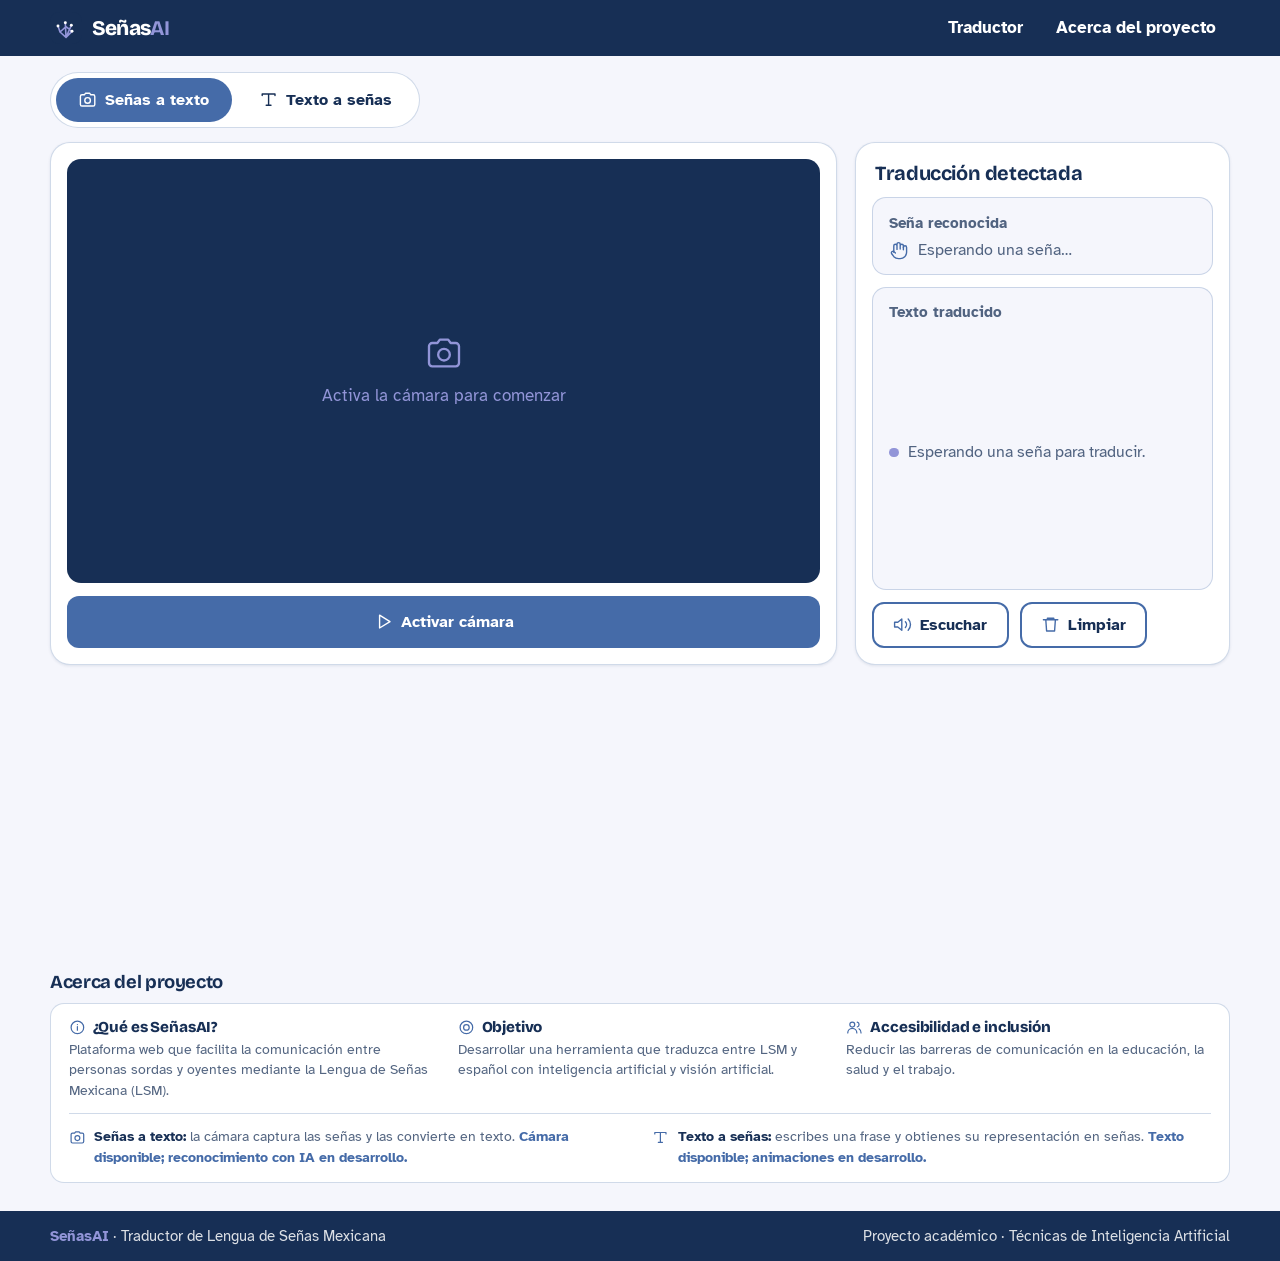
<file: index.html>
<!DOCTYPE html>
<html lang="es">
<head>
<meta charset="UTF-8">
<meta name="viewport" content="width=device-width, initial-scale=1">
<title>SeñasAI · Traductor de Lengua de Señas Mexicana (LSM)</title>
<meta name="description" content="Traductor de Lengua de Señas Mexicana: señas a texto con la cámara y texto a señas.">
<link rel="icon" href="assets/img/logo.svg" type="image/svg+xml">
<link rel="preconnect" href="https://fonts.googleapis.com">
<link rel="preconnect" href="https://fonts.gstatic.com" crossorigin>
<link href="https://fonts.googleapis.com/css2?family=Atkinson+Hyperlegible:wght@400;700&family=Bricolage+Grotesque:opsz,wght@12..96,600;12..96,800&display=swap" rel="stylesheet">
<link rel="stylesheet" href="css/estilos.css?v=5">
</head>
<body>
<svg width="0" height="0" style="position:absolute" aria-hidden="true"><defs>
<symbol id="i-cam" viewBox="0 0 24 24"><path d="M14.5 4h-5L8 6H5a2 2 0 0 0-2 2v10a2 2 0 0 0 2 2h14a2 2 0 0 0 2-2V8a2 2 0 0 0-2-2h-3z"/><circle cx="12" cy="13" r="3.5"/></symbol>
<symbol id="i-type" viewBox="0 0 24 24"><path d="M4 7V5h16v2M9 19h6M12 5v14"/></symbol>
<symbol id="i-hand" viewBox="0 0 24 24"><path d="M18 11V6a2 2 0 0 0-4 0M14 10V4a2 2 0 0 0-4 0v2M10 10.5V6a2 2 0 0 0-4 0v8"/><path d="M18 8a2 2 0 1 1 4 0v6a8 8 0 0 1-8 8h-2c-2.8 0-4.5-.9-5.9-2.4L3.4 16a2 2 0 0 1 3.2-2.4L8 15"/></symbol>
<symbol id="i-vol" viewBox="0 0 24 24"><path d="M11 5 6 9H2v6h4l5 4zM15.5 8.5a5 5 0 0 1 0 7M19 5a10 10 0 0 1 0 14"/></symbol>
<symbol id="i-trash" viewBox="0 0 24 24"><path d="M3 6h18M8 6V4h8v2M6 6l1 14h10l1-14"/></symbol>
<symbol id="i-play" viewBox="0 0 24 24"><path d="m7 4 13 8-13 8z"/></symbol>
<symbol id="i-stop" viewBox="0 0 24 24"><rect x="6" y="6" width="12" height="12" rx="2"/></symbol>
<symbol id="i-plus" viewBox="0 0 24 24"><path d="M12 5v14M5 12h14"/></symbol>
<symbol id="i-info" viewBox="0 0 24 24"><circle cx="12" cy="12" r="9"/><path d="M12 11v5M12 8h.01"/></symbol>
<symbol id="i-target" viewBox="0 0 24 24"><circle cx="12" cy="12" r="9"/><circle cx="12" cy="12" r="4"/></symbol>
<symbol id="i-users" viewBox="0 0 24 24"><circle cx="9" cy="8" r="3.5"/><path d="M2.5 20a6.5 6.5 0 0 1 13 0M16 4.6a3.5 3.5 0 0 1 0 6.8M18.5 14a6.5 6.5 0 0 1 3 6"/></symbol>
</defs></svg>

<a class="skip" href="#traductor">Saltar al traductor</a>

<header class="nav">
  <div class="wrap nav-in">
    <a class="brand" href="#traductor"><img src="assets/img/logo.svg" width="32" height="32" alt=""><span>Señas<b>AI</b></span></a>
    <nav aria-label="Principal"><a href="#traductor">Traductor</a><a href="#acerca"><span class="nav-long">Acerca del proyecto</span><span class="nav-short">Acerca de</span></a></nav>
  </div>
</header>

<main class="trad" id="traductor">
  <div class="wrap">
    <h1 class="sr">Traductor de Lengua de Señas Mexicana</h1>
    <div class="tabs" role="tablist" aria-label="Tipo de traducción">
      <button class="tab" role="tab" id="tab-senas" aria-selected="true" aria-controls="panel-senas"><svg class="ic"><use href="#i-cam"/></svg>Señas a texto</button>
      <button class="tab" role="tab" id="tab-texto" aria-selected="false" aria-controls="panel-texto" tabindex="-1"><svg class="ic"><use href="#i-type"/></svg>Texto a señas</button>
    </div>

    <!-- SEÑAS → TEXTO -->
    <section class="split" role="tabpanel" id="panel-senas" aria-labelledby="tab-senas">
      <div class="card">
        <div class="viewfinder">
          <video id="video" autoplay playsinline muted aria-label="Vista de tu cámara"></video>
          <canvas id="canvas" aria-hidden="true"></canvas>
          <div class="vf-empty" id="cameraPlaceholder"><svg class="ic ic-xl"><use href="#i-cam"/></svg><span>Activa la cámara para comenzar</span></div>
        </div>
        <div class="cam-bar">
          <button class="btn btn-primary" id="toggleCamera" aria-pressed="false"><svg class="ic"><use id="toggleIcon" href="#i-play"/></svg><span id="toggleLabel">Activar cámara</span></button>
        </div>
        <p class="msg" id="cameraMsg" role="alert"></p>
      </div>
      <div class="card tr-card">
        <h2>Traducción detectada</h2>
        <div class="box"><span class="lab">Seña reconocida</span>
          <div class="sign" id="detectedSign"><svg class="ic"><use href="#i-hand"/></svg><span>Esperando una seña…</span></div></div>
        <div class="box grow"><span class="lab">Texto traducido</span>
          <p class="out" id="translationText" aria-live="polite"><span class="ph">Esperando una seña para traducir.</span></p></div>
        <div class="row">
          <button class="btn btn-soft" id="speakButton"><svg class="ic"><use href="#i-vol"/></svg>Escuchar</button>
          <button class="btn btn-soft" id="clearButton"><svg class="ic"><use href="#i-trash"/></svg>Limpiar</button>
        </div>
      </div>
    </section>

    <!-- TEXTO → SEÑAS -->
    <section class="split" role="tabpanel" id="panel-texto" aria-labelledby="tab-texto" hidden>
      <div class="card" id="escribir-texto">
        <label class="lab" for="userText">Tu frase</label>
        <textarea id="userText" maxlength="1000" rows="8" placeholder="Por ejemplo: Hola, ¿cómo estás?" aria-describedby="characterCount textInputMessage"></textarea>
        <div class="count-row"><small id="characterCount">0 / 1000 caracteres</small><p class="msg" id="textInputMessage" role="status"></p></div>
        <div class="row">
          <button type="button" class="btn btn-primary" id="showUserText"><svg class="ic"><use href="#i-plus"/></svg>Agregar texto</button>
          <button type="button" class="btn btn-soft" id="clearUserText"><svg class="ic"><use href="#i-trash"/></svg>Limpiar</button>
        </div>
      </div>
      <div class="card" id="signOutput" aria-live="polite">
        <span class="lab">Representación en señas</span>
        <div class="stage-box" id="signStage"><svg class="ic ic-xl"><use href="#i-hand"/></svg><p>Las señas aparecerán aquí.</p></div>
      </div>
    </section>
  </div>
</main>

<section class="about" id="acerca" aria-labelledby="acT">
  <div class="wrap">
    <h2 id="acT">Acerca del proyecto</h2>
    <div class="about-box">
      <div class="about-top">
        <div><h3><svg class="ic"><use href="#i-info"/></svg>¿Qué es SeñasAI?</h3>
          <p>Plataforma web que facilita la comunicación entre personas sordas y oyentes mediante la Lengua de Señas Mexicana (LSM).</p></div>
        <div><h3><svg class="ic"><use href="#i-target"/></svg>Objetivo</h3>
          <p>Desarrollar una herramienta que traduzca entre LSM y español con inteligencia artificial y visión artificial.</p></div>
        <div><h3><svg class="ic"><use href="#i-users"/></svg>Accesibilidad e inclusión</h3>
          <p>Reducir las barreras de comunicación en la educación, la salud y el trabajo.</p></div>
      </div>
      <ul class="about-modes" aria-label="Cómo funciona">
        <li><svg class="ic"><use href="#i-cam"/></svg><p><strong>Señas a texto:</strong> la cámara captura las señas y las convierte en texto. <em>Cámara disponible; reconocimiento con IA en desarrollo.</em></p></li>
        <li><svg class="ic"><use href="#i-type"/></svg><p><strong>Texto a señas:</strong> escribes una frase y obtienes su representación en señas. <em>Texto disponible; animaciones en desarrollo.</em></p></li>
      </ul>
    </div>
  </div>
</section>

<footer class="foot">
  <div class="wrap foot-in">
    <p><strong>SeñasAI</strong> · Traductor de Lengua de Señas Mexicana</p>
    <p>Proyecto académico · Técnicas de Inteligencia Artificial<!-- Agrega aquí la universidad y los nombres del equipo --></p>
  </div>
</footer>

<script src="js/app.js?v=5"></script>
</body>
</html>
</file>
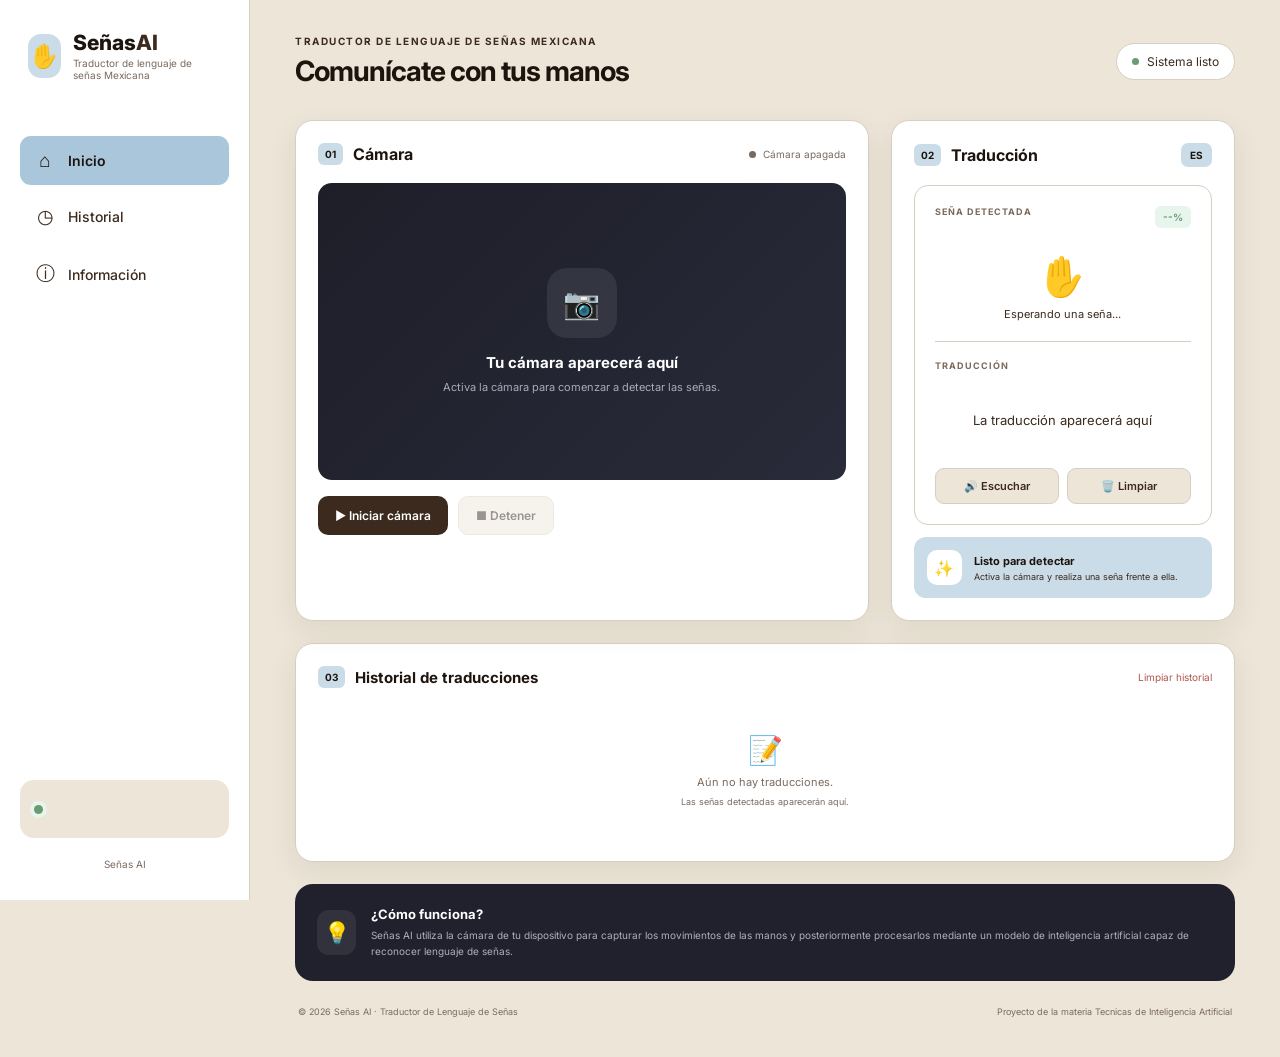
<file: web/index.html>
<!DOCTYPE html>
<html lang="es">

<head>

    <meta charset="UTF-8">

    <meta name="viewport"
          content="width=device-width, initial-scale=1.0">

    <title>Señas AI | Traductor de Lenguaje de Señas Mexicana</title>

    <!-- CSS -->
    <link rel="stylesheet" href="css/estilos.css">

    <!-- Fuente -->
    <link rel="preconnect"
          href="https://fonts.googleapis.com">

    <link rel="preconnect"
          href="https://fonts.gstatic.com"
          crossorigin>

    <link href="https://fonts.googleapis.com/css2?family=Inter:wght@400;500;600;700;800&display=swap"
          rel="stylesheet">

</head>


<body>


    <!-- ==================================================
         BARRA LATERAL
    =================================================== -->

    <aside class="sidebar">


        <!-- LOGO -->

        <div class="logo">

            <div class="logo-icon">
                ✋
            </div>

            <div>

                <h1>
                    Señas<span>AI</span>
                </h1>

                <p>
                    Traductor de lenguaje de señas Mexicana
                </p>

            </div>

        </div>


        <!-- MENÚ -->

        <nav class="menu">

            <a href="#inicio"
               class="menu-item active">

                <span>⌂</span>

                Inicio

            </a>


            <a href="#historial"
               class="menu-item">

                <span>◷</span>

                Historial

            </a>


            <a href="#informacion"
               class="menu-item">

                <span>ⓘ</span>

                Información

            </a>

        </nav>


        <!-- ESTADO DEL MODELO -->

        <div class="sidebar-bottom">

            <div class="model-card">

                <div class="status-dot"></div>

                <div>

                    <strong>
                        Modelo IA
                    </strong>

                    <small id="modelStatus">
                        Preparado
                    </small>

                </div>

            </div>


            <p class="version">
                Señas AI
            </p>

        </div>

    </aside>



    <!-- ==================================================
         CONTENIDO PRINCIPAL
    =================================================== -->

    <main class="main-content"
          id="inicio">


        <!-- HEADER -->

        <header class="topbar">

            <div>

                <p class="welcome">
                    TRADUCTOR DE LENGUAJE DE SEÑAS MEXICANA
                </p>

                <h2>
                    Comunícate con tus manos
                </h2>

            </div>


            <div class="header-status">

                <span class="online-dot"></span>

                Sistema listo

            </div>

        </header>



        <!-- ==================================================
             ÁREA DEL TRADUCTOR
        =================================================== -->

        <section class="translator-container">


            <!-- ==================================================
                 CÁMARA
            =================================================== -->

            <div class="camera-section">


                <div class="section-header">

                    <div>

                        <span class="section-label">
                            01
                        </span>

                        <h3>
                            Cámara
                        </h3>

                    </div>


                    <div class="camera-status"
                         id="cameraStatus">

                        <span></span>

                        Cámara apagada

                    </div>

                </div>



                <!-- CÁMARA -->

                <div class="camera-container">


                    <video id="video"
                           autoplay
                           playsinline>
                    </video>


                    <!-- CANVAS PARA FUTURA IA -->

                    <canvas id="canvas">
                    </canvas>


                    <!-- MENSAJE INICIAL -->

                    <div class="camera-placeholder"
                         id="cameraPlaceholder">

                        <div class="camera-icon">
                            📷
                        </div>

                        <h4>
                            Tu cámara aparecerá aquí
                        </h4>

                        <p>
                            Activa la cámara para comenzar
                            a detectar las señas.
                        </p>

                    </div>


                    <!-- DETECCIÓN -->

                    <div class="detecting-indicator"
                         id="detectingIndicator">

                        <span class="pulse"></span>

                        Detectando...

                    </div>

                </div>



                <!-- BOTONES -->

                <div class="camera-controls">


                    <button
                        class="btn btn-primary"
                        id="startCamera">

                        <span>
                            ▶
                        </span>

                        Iniciar cámara

                    </button>


                    <button
                        class="btn btn-secondary"
                        id="stopCamera"
                        disabled>

                        <span>
                            ■
                        </span>

                        Detener

                    </button>


                </div>

            </div>



            <!-- ==================================================
                 TRADUCCIÓN
            =================================================== -->

            <div class="translation-section">


                <div class="section-header">

                    <div>

                        <span class="section-label">
                            02
                        </span>

                        <h3>
                            Traducción
                        </h3>

                    </div>


                    <div class="translation-language">
                        ES
                    </div>

                </div>



                <!-- TARJETA DE TRADUCCIÓN -->

                <div class="translation-card">


                    <div class="translation-top">

                        <span class="translation-label">
                            SEÑA DETECTADA
                        </span>

                        <span class="confidence"
                              id="confidence">

                            --%

                        </span>

                    </div>



                    <!-- SEÑA -->

                    <div class="detected-sign"
                         id="detectedSign">

                        <span class="empty-icon">
                            ✋
                        </span>

                        <p>
                            Esperando una seña...
                        </p>

                    </div>



                    <div class="translation-divider">
                    </div>



                    <!-- TRADUCCIÓN -->

                    <div class="translation-label">
                        TRADUCCIÓN
                    </div>


                    <div class="translation-text"
                         id="translationText">

                        <span>
                            La traducción aparecerá aquí
                        </span>

                    </div>



                    <!-- BOTONES -->

                    <div class="translation-actions">


                        <button
                            class="action-button"
                            id="speakButton">

                            🔊

                            <span>
                                Escuchar
                            </span>

                        </button>


                        <button
                            class="action-button"
                            id="clearButton">

                            🗑️

                            <span>
                                Limpiar
                            </span>

                        </button>


                    </div>

                </div>



                <!-- ESTADO IA -->

                <div class="ai-status">


                    <div class="ai-icon">
                        ✨
                    </div>


                    <div>

                        <strong id="aiStatusTitle">
                            Listo para detectar
                        </strong>

                        <p id="aiStatusText">
                            Activa la cámara y realiza
                            una seña frente a ella.
                        </p>

                    </div>

                </div>

            </div>

        </section>



        <!-- ==================================================
             HISTORIAL
        =================================================== -->

        <section class="history-section"
                 id="historial">


            <div class="section-title">


                <div>

                    <span class="section-label">
                        03
                    </span>

                    <h3>
                        Historial de traducciones
                    </h3>

                </div>


                <button
                    class="clear-history"
                    id="clearHistory">

                    Limpiar historial

                </button>

            </div>



            <div class="history-container"
                 id="historyContainer">


                <div class="empty-history"
                     id="emptyHistory">

                    <span>
                        📝
                    </span>

                    <p>
                        Aún no hay traducciones.
                    </p>

                    <small>
                        Las señas detectadas aparecerán aquí.
                    </small>

                </div>

            </div>

        </section>



        <!-- ==================================================
             INFORMACIÓN
        =================================================== -->

        <section class="info-section"
                 id="informacion">


            <div class="info-card">


                <div class="info-icon">
                    💡
                </div>


                <div>

                    <h3>
                        ¿Cómo funciona?
                    </h3>

                    <p>
                        Señas AI utiliza la cámara de tu
                        dispositivo para capturar los
                        movimientos de las manos y
                        posteriormente procesarlos mediante
                        un modelo de inteligencia artificial
                        capaz de reconocer lenguaje de señas.
                    </p>

                </div>

            </div>

        </section>



        <!-- ==================================================
             FOOTER
        =================================================== -->

        <footer>

            <p>
                © 2026 Señas AI · Traductor de Lenguaje de Señas
            </p>

            <span>
                Proyecto de la materia Tecnicas de Inteligencia Artificial
            </span>

        </footer>


    </main>


    <!-- JAVASCRIPT -->

    <script src="js/app.js"></script>


</body>

</html>
</file>
<file: css/estilos.css>
/* SeñasAI · paleta: #172F55 · #456BA8 · #9295D8 · #F5F6FC · #FFFFFF (y sus opacidades) */
:root{
  --navy:#172F55; --blue:#456BA8; --lav:#9295D8; --bg:#F5F6FC; --white:#FFFFFF;
  --line:rgba(69,107,168,.25); --muted:rgba(23,47,85,.74); --tint:rgba(146,149,216,.16);
  --r-card:20px; --r-in:14px; --r-btn:12px;
  --sh:0 1px 3px rgba(23,47,85,.1);
  --f-display:"Bricolage Grotesque","Segoe UI",system-ui,sans-serif; --f-body:"Atkinson Hyperlegible","Segoe UI",system-ui,sans-serif;
}
*{box-sizing:border-box;margin:0;padding:0}
html{scroll-behavior:smooth;scroll-padding-top:64px}
body{font:400 1.0625rem/1.55 var(--f-body);color:var(--navy);background:var(--bg);-webkit-font-smoothing:antialiased;min-height:100vh;display:flex;flex-direction:column}
img,svg{display:block;max-width:100%} a{color:inherit}
h1,h2{font-family:var(--f-display);line-height:1.15;letter-spacing:-.02em}
:focus-visible{outline:3px solid var(--blue);outline-offset:3px;border-radius:6px}
.foot :focus-visible{outline-color:var(--lav)}
.wrap{width:min(100% - 2rem,1180px);margin-inline:auto}
.sr{position:absolute;width:1px;height:1px;overflow:hidden;clip:rect(0 0 0 0)}
.skip{position:absolute;left:1rem;top:-4rem;background:var(--white);color:var(--navy);padding:.6rem 1rem;border-radius:var(--r-btn);z-index:99;font-weight:700}
.skip:focus{top:.75rem}
.ic{width:1.2rem;height:1.2rem;fill:none;stroke:currentColor;stroke-width:1.75;stroke-linecap:round;stroke-linejoin:round;flex:none}
.ic-xl{width:2.5rem;height:2.5rem;stroke-width:1.4}

/* Navegación compacta */
.nav{position:sticky;top:0;z-index:50;background:var(--navy);color:var(--white)}
.nav-in{display:flex;align-items:center;justify-content:space-between;min-height:56px;gap:1rem}
.brand{display:flex;align-items:center;gap:.6rem;text-decoration:none;font:800 1.3rem var(--f-display);letter-spacing:-.03em}
.brand b{color:var(--lav)}
.nav nav{display:flex;gap:.25rem}
.nav nav a{text-decoration:none;font-weight:700;padding:.4rem .9rem;border-radius:999px;min-height:44px;display:inline-flex;align-items:center}
.nav nav a:hover{background:rgba(146,149,216,.2)}

/* Botones */
.btn{display:inline-flex;align-items:center;justify-content:center;gap:.5rem;min-height:46px;padding:.6rem 1.2rem;border:2px solid transparent;border-radius:var(--r-btn);font:700 1rem var(--f-body);cursor:pointer;transition:background .2s,color .2s,border-color .2s}
.btn-primary{background:var(--blue);color:var(--white)} .btn-primary:hover{background:var(--navy)}
.btn-primary.is-on{background:var(--navy)} .btn-primary.is-on:hover{background:var(--navy)}
.btn-soft{background:var(--white);color:var(--navy);border-color:var(--blue)} .btn-soft .ic{color:var(--blue)} .btn-soft:hover{background:var(--tint)}
.btn:disabled{opacity:.55;cursor:not-allowed}
.row{display:flex;flex-wrap:wrap;gap:.7rem}

/* Traductor */
.trad{min-height:calc(100vh - 56px);padding-block:1rem 1.25rem}
.tabs{display:flex;gap:.3rem;padding:.3rem;background:var(--white);border:1px solid var(--line);border-radius:999px;width:fit-content;max-width:100%;margin-bottom:.9rem}
.tab{display:inline-flex;align-items:center;justify-content:center;gap:.5rem;min-height:44px;padding:.5rem 1.4rem;border:0;border-radius:999px;background:none;color:var(--navy);font:700 1.02rem var(--f-body);cursor:pointer;transition:background .2s,color .2s}
.tab:hover{background:var(--tint)}
.tab[aria-selected="true"]{background:var(--blue);color:var(--white)}
.split{display:grid;grid-template-columns:minmax(0,2.1fr) minmax(0,1fr);gap:1.1rem;align-items:stretch}
.split[hidden]{display:none}
#panel-texto{grid-template-columns:1fr 1fr}
.card{background:var(--white);border:1px solid var(--line);border-radius:var(--r-card);padding:1rem;box-shadow:var(--sh);display:flex;flex-direction:column;gap:.8rem;min-width:0}
.card h2{font-size:1.25rem;padding:.2rem .2rem 0}
.lab{display:block;font-weight:700;font-size:.95rem;color:var(--muted);margin-bottom:.3rem}
.viewfinder{position:relative;aspect-ratio:16/9;max-height:calc(100vh - 250px);min-height:240px;width:100%;border-radius:var(--r-in);overflow:hidden;background:var(--navy)}
.viewfinder video{position:absolute;inset:0;width:100%;height:100%;object-fit:cover;transform:scaleX(-1);display:none}
#canvas{position:absolute;inset:0;width:100%;height:100%;pointer-events:none}
.vf-empty{position:absolute;inset:0;display:flex;flex-direction:column;align-items:center;justify-content:center;gap:.6rem;color:var(--lav);text-align:center;padding:1rem}
.cam-bar .btn{width:100%;min-height:52px}
.status.on .msg{color:var(--navy);font-weight:700;font-size:.95rem}.msg:empty{display:none}
.tr-card{gap:.75rem}
.box{background:var(--bg);border:1px solid var(--line);border-radius:var(--r-in);padding:.85rem 1rem}
.grow{flex:1;display:flex;flex-direction:column;min-height:110px}
.sign{display:flex;align-items:center;gap:.6rem;font:800 1.4rem var(--f-display)}
.sign .ic{color:var(--blue)}.sign span{font:400 1rem var(--f-body);color:var(--muted)} .sign.hit span{font:800 1.4rem var(--f-display);color:var(--navy)}
.out{flex:1;display:flex;align-items:center;font:800 1.5rem/1.25 var(--f-display)}
.ph{font:400 1rem var(--f-body);color:var(--muted);display:inline-flex;align-items:center;gap:.6rem}
.out .ph::before{content:"";width:.6rem;height:.6rem;border-radius:50%;background:var(--lav);flex:none;animation:blink 1.8s ease-in-out infinite}
@keyframes blink{50%{opacity:.3}}
textarea{width:100%;min-height:170px;flex:1;resize:vertical;padding:1rem;font:400 1.1rem/1.5 var(--f-body);color:var(--navy);background:var(--white);border:2px solid var(--line);border-radius:var(--r-in);transition:border-color .2s,box-shadow .2s}
textarea:focus{outline:0;border-color:var(--blue);box-shadow:0 0 0 4px rgba(146,149,216,.55)}
.count-row{display:flex;justify-content:space-between;gap:1rem;align-items:center}.count-row small{color:var(--muted);font-size:.95rem}
.stage-box{flex:1;min-height:240px;border:2px dashed var(--line);border-radius:var(--r-in);background:var(--bg);display:flex;flex-wrap:wrap;gap:.6rem;align-content:center;justify-content:center;align-items:center;text-align:center;padding:1.2rem;color:var(--muted)}
.stage-box>svg{color:var(--blue)}.stage-box>p{flex-basis:100%}
.stage-box.has{border-style:solid;justify-content:flex-start;align-content:flex-start;text-align:left;background:var(--white)}
.tok{display:inline-flex;align-items:center;gap:.5rem;background:var(--bg);border:1px solid var(--line);border-radius:14px;padding:.5rem .8rem;font-weight:700}
.tok .ic{color:var(--blue)}
.stage-note{flex-basis:100%;font-size:.95rem;color:var(--muted);margin-top:.3rem}

/* Pie compacto */
.foot{background:var(--navy);color:rgba(255,255,255,.85);padding-block:.9rem;font-size:.92rem;line-height:1.4}
.foot-in{display:flex;flex-wrap:wrap;justify-content:space-between;gap:.4rem 2rem}
.foot strong{color:var(--lav)}

/* Acerca del proyecto */
.about{margin-top:clamp(3rem,8vh,4.5rem);padding-bottom:1.75rem}
.about h2{font-size:1.15rem;margin-bottom:.6rem}
.about-box{background:var(--white);border:1px solid var(--line);border-radius:var(--r-in);padding:.9rem 1.1rem;display:flex;flex-direction:column;gap:.75rem}
.about-top{display:grid;grid-template-columns:repeat(3,1fr);gap:.5rem 1.5rem}
.about h3{display:flex;align-items:center;gap:.45rem;font:800 .95rem var(--f-display);letter-spacing:-.01em;margin-bottom:.15rem}
.about h3 .ic{width:1.05rem;height:1.05rem;color:var(--blue)}
.about p{color:var(--muted);font-size:.9rem;line-height:1.45}
.about-modes{list-style:none;display:grid;grid-template-columns:1fr 1fr;gap:.5rem 1.5rem;border-top:1px solid var(--line);padding-top:.75rem}
.about-modes li{display:flex;gap:.55rem;align-items:flex-start}
.about-modes .ic{width:1.05rem;height:1.05rem;color:var(--blue);margin-top:.15rem}
.about-modes strong{color:var(--navy)}
.about-modes em{font-style:normal;color:var(--blue);font-weight:700}
@media (max-width:980px){.about-top,.about-modes{grid-template-columns:1fr}}
@media (max-width:980px){.split,#panel-texto{grid-template-columns:1fr}.viewfinder{max-height:none}}
.nav-short{display:none}
@media (max-width:560px){.nav-long{display:none}.nav-short{display:inline}.nav nav a{white-space:nowrap}.tabs{width:100%}.tab{flex:1;padding:.5rem}.btn{flex:1 1 auto}.nav nav a{padding:.4rem .6rem}}
@media (prefers-reduced-motion:reduce){*,*::before,*::after{animation:none!important;transition:none!important;scroll-behavior:auto!important}}
</file>
<file: web/css/estilos.css>
/* =========================================================
   SEÑAS AI
   ESTILOS DE LA INTERFAZ
========================================================= */


/* =========================================================
   VARIABLES
========================================================= */

:root {

   --primary: #3C2A1E;
--primary-dark: #1E140E;
--primary-light: #C9DCE8;

    --background: #EDE6D8;
    --white: #FFFFFF;

    --text: #1E140E;
    --text-light: #3C2A1E;
    --text-muted: #7A6A5E;

    --border: #D6CEC0;

    --success: #6B9B75;
    --success-light: #E7F5EC;

    --danger: #B0564F;

    --sidebar-width: 250px;

    --radius: 18px;

    --shadow:
        0 10px 30px rgba(30, 20, 14, 0.08);

}

/* =========================================================
   RESET
========================================================= */

* {

    margin: 0;

    padding: 0;

    box-sizing: border-box;

}


html {

    scroll-behavior: smooth;

}


body {

    font-family: "Inter", sans-serif;

    background: var(--background);

    color: var(--text);

    min-height: 100vh;

}


button,
a {

    font-family: inherit;

}


/* =========================================================
   SIDEBAR
========================================================= */

.sidebar {

    position: fixed;

    left: 0;

    top: 0;

    width: var(--sidebar-width);

    height: 100vh;

    background: var(--white);

    border-right: 1px solid var(--border);

    padding: 30px 20px;

    display: flex;

    flex-direction: column;

    z-index: 100;

}


/* LOGO */

.logo {

    display: flex;

    align-items: center;

    gap: 12px;

    padding: 0 8px;

    margin-bottom: 55px;

}


.logo-icon {

    width: 44px;

    height: 44px;

    border-radius: 13px;

    background: var(--primary-light);

    display: flex;

    align-items: center;

    justify-content: center;

    font-size: 23px;

}


.logo h1 {

    font-size: 21px;

    font-weight: 800;

}


.logo h1 span {

    color: var(--primary);

}


.logo p {

    font-size: 10px;

    color: var(--text-muted);

    margin-top: 2px;

}


/* MENU */

.menu {

    display: flex;

    flex-direction: column;

    gap: 7px;

}


.menu-item {

    text-decoration: none;

    color: var(--text-light);

    padding: 13px 15px;

    border-radius: 11px;

    display: flex;

    align-items: center;

    gap: 13px;

    font-size: 14px;

    font-weight: 500;

    transition: 0.2s;

}


.menu-item span {

    font-size: 19px;

    width: 20px;

    text-align: center;

}


.menu-item:hover {

    background: var(--background);

    color: var(--text);

}


.menu-item.active {

    background: var(--primary-light);

    color: var(--primary);

    font-weight: 600;

}


/* MODELO */

.sidebar-bottom {

    margin-top: auto;

}


.model-card {

    background: var(--background);

    border-radius: 14px;

    padding: 14px;

    display: flex;

    align-items: center;

    gap: 10px;

    margin-bottom: 20px;

}


.status-dot {

    width: 9px;

    height: 9px;

    border-radius: 50%;

    background: var(--success);

    box-shadow:
        0 0 0 4px var(--success-light);

}


.model-card strong {

    display: block;

    font-size: 12px;

}


.model-card small {

    display: block;

    color: var(--text-muted);

    font-size: 10px;

    margin-top: 3px;

}


.version {

    text-align: center;

    font-size: 10px;

    color: var(--text-muted);

}


/* =========================================================
   CONTENIDO
========================================================= */

.main-content {

    margin-left: var(--sidebar-width);

    padding: 35px 45px;

    max-width: 1600px;

}


/* =========================================================
   HEADER
========================================================= */

.topbar {

    display: flex;

    align-items: center;

    justify-content: space-between;

    margin-bottom: 32px;

}


.welcome {

    color: var(--primary);

    font-size: 10px;

    font-weight: 700;

    letter-spacing: 1.5px;

    margin-bottom: 7px;

}


.topbar h2 {

    font-size: 28px;

    letter-spacing: -1px;

}


.header-status {

    background: var(--white);

    border: 1px solid var(--border);

    border-radius: 30px;

    padding: 10px 15px;

    font-size: 12px;

    color: var(--text-light);

    display: flex;

    align-items: center;

    gap: 8px;

}


.online-dot {

    width: 7px;

    height: 7px;

    background: var(--success);

    border-radius: 50%;

}


/* =========================================================
   TRADUCTOR
========================================================= */

.translator-container {

    display: grid;

    grid-template-columns: 1.25fr 0.75fr;

    gap: 22px;

}


.camera-section,
.translation-section {

    background: var(--white);

    border: 1px solid var(--border);

    border-radius: var(--radius);

    padding: 22px;

    box-shadow: var(--shadow);

}


.section-header {

    display: flex;

    align-items: center;

    justify-content: space-between;

    margin-bottom: 18px;

}


.section-header > div:first-child {

    display: flex;

    align-items: center;

    gap: 10px;

}


.section-label {

    font-size: 10px;

    font-weight: 800;

    color: var(--primary);

    background: var(--primary-light);

    padding: 5px 7px;

    border-radius: 6px;

}


.section-header h3 {

    font-size: 16px;

}


/* =========================================================
   CÁMARA
========================================================= */

.camera-container {

    position: relative;

    width: 100%;

    aspect-ratio: 16 / 9;

    overflow: hidden;

    border-radius: 14px;

    background:
        linear-gradient(
            135deg,
            #1d1e28,
            #292b3a
        );

}


#video {

    width: 100%;

    height: 100%;

    object-fit: cover;

    display: none;

    transform: scaleX(-1);

}


#canvas {

    position: absolute;

    left: 0;

    top: 0;

    width: 100%;

    height: 100%;

    pointer-events: none;

}


/* PLACEHOLDER */

.camera-placeholder {

    position: absolute;

    inset: 0;

    display: flex;

    flex-direction: column;

    align-items: center;

    justify-content: center;

    text-align: center;

    color: white;

}


.camera-icon {

    width: 70px;

    height: 70px;

    background: rgba(255,255,255,0.08);

    border-radius: 20px;

    display: flex;

    align-items: center;

    justify-content: center;

    font-size: 30px;

    margin-bottom: 15px;

}


.camera-placeholder h4 {

    font-size: 15px;

    margin-bottom: 7px;

}


.camera-placeholder p {

    font-size: 11px;

    color: #a9abb9;

    max-width: 280px;

    line-height: 1.5;

}


/* ESTADO CÁMARA */

.camera-status {

    display: flex;

    align-items: center;

    gap: 7px;

    font-size: 10px;

    color: var(--text-muted);

}


.camera-status span {

    width: 7px;

    height: 7px;

    border-radius: 50%;

    background: var(--text-muted);

}


.camera-status.active {

    color: var(--success);

}


.camera-status.active span {

    background: var(--success);

}


/* DETECTANDO */

.detecting-indicator {

    position: absolute;

    top: 14px;

    left: 14px;

    background: rgba(20, 21, 29, 0.75);

    color: white;

    border-radius: 8px;

    padding: 8px 11px;

    font-size: 10px;

    display: none;

    align-items: center;

    gap: 7px;

    z-index: 4;

}


.pulse {

    width: 7px;

    height: 7px;

    border-radius: 50%;

    background: #65e8a7;

    animation: pulse 1.2s infinite;

}


@keyframes pulse {

    0% {

        opacity: 1;

        transform: scale(1);

    }

    50% {

        opacity: 0.4;

        transform: scale(1.4);

    }

    100% {

        opacity: 1;

        transform: scale(1);

    }

}


/* BOTONES */

.camera-controls {

    display: flex;

    gap: 10px;

    margin-top: 16px;

}


.btn {

    border: none;

    border-radius: 10px;

    padding: 11px 17px;

    font-size: 12px;

    font-weight: 600;

    cursor: pointer;

    transition: 0.2s;

}


.btn-primary {

    background: var(--primary);

    color: white;

}


.btn-primary:hover {

    background: var(--primary-dark);

}


.btn-secondary {

    background: var(--background);

    color: var(--text);

    border: 1px solid var(--border);

}


.btn:disabled {

    opacity: 0.45;

    cursor: not-allowed;

}


/* =========================================================
   TRADUCCIÓN
========================================================= */

.translation-language {

    font-size: 10px;

    font-weight: 700;

    color: var(--primary);

    background: var(--primary-light);

    padding: 6px 9px;

    border-radius: 7px;

}


.translation-card {

    border: 1px solid var(--border);

    border-radius: 14px;

    padding: 20px;

    min-height: 340px;

    display: flex;

    flex-direction: column;

}


.translation-top {

    display: flex;

    justify-content: space-between;

}


.translation-label {

    font-size: 9px;

    font-weight: 700;

    letter-spacing: 1px;

    color: var(--text-muted);

}


.confidence {

    font-size: 10px;

    font-weight: 700;

    color: var(--success);

    background: var(--success-light);

    padding: 5px 8px;

    border-radius: 6px;

}


.detected-sign {

    text-align: center;

    padding: 25px 10px 20px;

}


.empty-icon {

    font-size: 38px;

}


.detected-sign p {

    color: var(--text-muted);

    font-size: 11px;

    margin-top: 8px;

}


.translation-divider {

    height: 1px;

    background: var(--border);

    margin-bottom: 18px;

}


.translation-text {

    flex: 1;

    display: flex;

    align-items: center;

    justify-content: center;

    text-align: center;

    padding: 20px;

    font-size: 23px;

    font-weight: 700;

}


.translation-text span {

    color: #c1c2ca;

    font-size: 13px;

    font-weight: 400;

}


/* BOTONES TRADUCCIÓN */

.translation-actions {

    display: flex;

    gap: 8px;

    margin-top: auto;

}


.action-button {

    flex: 1;

    border: 1px solid var(--border);

    background: var(--background);

    border-radius: 9px;

    padding: 10px;

    cursor: pointer;

    color: var(--text-light);

    font-size: 11px;

    font-weight: 600;

}


.action-button:hover {

    border-color: var(--primary);

    color: var(--primary);

}


/* =========================================================
   ESTADO IA
========================================================= */

.ai-status {

    display: flex;

    gap: 12px;

    align-items: center;

    background: var(--primary-light);

    border-radius: 12px;

    padding: 13px;

    margin-top: 12px;

}


.ai-icon {

    width: 35px;

    height: 35px;

    border-radius: 10px;

    background: white;

    display: flex;

    align-items: center;

    justify-content: center;

}


.ai-status strong {

    display: block;

    font-size: 11px;

    color: var(--primary);

}


.ai-status p {

    font-size: 9px;

    color: #77758c;

    margin-top: 3px;

}


/* =========================================================
   HISTORIAL
========================================================= */

.history-section {

    background: var(--white);

    border: 1px solid var(--border);

    border-radius: var(--radius);

    padding: 22px;

    margin-top: 22px;

    box-shadow: var(--shadow);

}


.section-title {

    display: flex;

    justify-content: space-between;

    align-items: center;

    margin-bottom: 15px;

}


.section-title > div {

    display: flex;

    align-items: center;

    gap: 10px;

}


.section-title h3 {

    font-size: 15px;

}


.clear-history {

    border: none;

    background: transparent;

    color: var(--danger);

    font-size: 10px;

    cursor: pointer;

}


.history-container {

    max-height: 220px;

    overflow-y: auto;

}


.history-item {

    display: flex;

    align-items: center;

    justify-content: space-between;

    padding: 12px 5px;

    border-bottom: 1px solid var(--border);

}


.history-left {

    display: flex;

    align-items: center;

    gap: 10px;

}


.history-icon {

    width: 35px;

    height: 35px;

    background: var(--primary-light);

    border-radius: 9px;

    display: flex;

    align-items: center;

    justify-content: center;

}


.history-word {

    font-size: 12px;

    font-weight: 600;

}


.history-time {

    font-size: 9px;

    color: var(--text-muted);

    margin-top: 3px;

}


.history-confidence {

    font-size: 9px;

    color: var(--success);

}


.empty-history {

    text-align: center;

    padding: 30px;

    color: var(--text-muted);

}


.empty-history span {

    font-size: 28px;

}


.empty-history p {

    font-size: 11px;

    margin-top: 8px;

}


.empty-history small {

    font-size: 9px;

}


/* =========================================================
   INFORMACIÓN
========================================================= */

.info-section {

    margin-top: 22px;

}


.info-card {

    background: #20212c;

    color: white;

    border-radius: var(--radius);

    padding: 22px;

    display: flex;

    align-items: center;

    gap: 15px;

}


.info-icon {

    width: 45px;

    height: 45px;

    background: rgba(255,255,255,0.08);

    border-radius: 12px;

    display: flex;

    align-items: center;

    justify-content: center;

    font-size: 21px;

}


.info-card h3 {

    font-size: 13px;

    margin-bottom: 5px;

}


.info-card p {

    color: #aeb0bc;

    font-size: 10px;

    line-height: 1.6;

}


/* =========================================================
   FOOTER
========================================================= */

footer {

    display: flex;

    justify-content: space-between;

    padding: 25px 3px 5px;

    color: var(--text-muted);

    font-size: 9px;

}


/* =========================================================
   RESPONSIVE
========================================================= */

@media (max-width: 1050px) {

    .translator-container {

        grid-template-columns: 1fr;

    }

    .sidebar {

        width: 210px;

    }

    .main-content {

        margin-left: 210px;

        padding: 25px;

    }

}


@media (max-width: 750px) {

    .sidebar {

        position: relative;

        width: 100%;

        height: auto;

        border-right: none;

        border-bottom: 1px solid var(--border);

        padding: 15px 20px;

    }

    .logo {

        margin-bottom: 15px;

    }

    .menu {

        flex-direction: row;

    }

    .menu-item {

        flex: 1;

        justify-content: center;

    }

    .menu-item span {

        display: none;

    }

    .sidebar-bottom {

        display: none;

    }

    .main-content {

        margin-left: 0;

        padding: 20px;

    }

    .topbar {

        flex-direction: column;

        align-items: flex-start;

    }

    .camera-controls {

        flex-direction: column;

    }

    .btn {

        width: 100%;

    }

    footer {

        flex-direction: column;

        gap: 5px;

    }

}
/* ===== CORRECCIÓN DE CONTRASTE ===== */

/* Menú activo */
.menu-item.active {
    background: #A9C6DA !important;
    color: #1E140E !important;
}

.menu-item.active span {
    color: #1E140E !important;
}

/* Tarjeta IA */
.ai-status {
    background: #C9DCE8 !important;
}

.ai-status strong {
    color: #1E140E !important;
}

.ai-status p {
    color: #3C2A1E !important;
}

/* Etiquetas azules */
.section-label,
.translation-language {
    color: #1E140E !important;
    font-weight: 700;
}

/* Información del historial */
.history-word {
    color: #1E140E !important;
}

/* Traducción */
.translation-text {
    color: #1E140E !important;
}

/* Texto secundario */
.translation-text span,
.detected-sign p,
.history-time {
    color: #3C2A1E !important;
}

/* Títulos */
.topbar h2,
.section-header h3,
.section-title h3 {
    color: #1E140E !important;
}

/* Botones */
.btn-primary {
    color: #FFFFFF !important;
}

.btn-secondary {
    color: #1E140E !important;
}

/* Tarjeta modelo */
.model-card strong,
.model-card small {
    color: #EDE6D8 !important;
}
</file>
